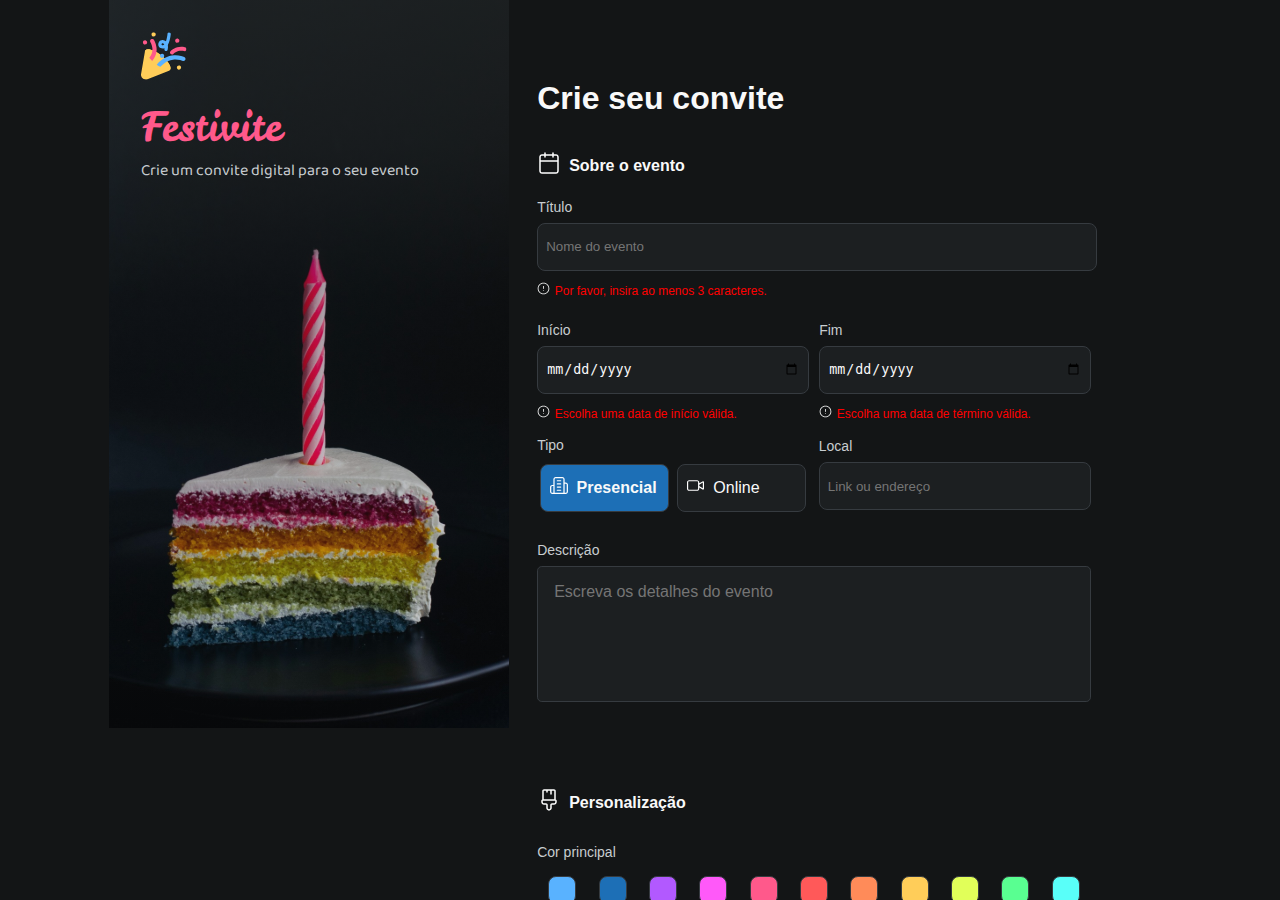
<file: index.html>
<!DOCTYPE html>
<html lang="pt-BR">
<head>
    <!--font Leckeli One-->
    <link rel="preconnect" href="https://fonts.googleapis.com">
    <link rel="preconnect" href="https://fonts.googleapis.com">
    
    <!--font Baloo 2-->
    <link rel="preconnect" href="https://fonts.googleapis.com">
    <link rel="preconnect" href="https://fonts.gstatic.com" crossorigin>
    
    <!--font Open Sans-->
    <link rel="preconnect" href="https://fonts.gstatic.com" crossorigin>
    <link rel="preconnect" href="https://fonts.gstatic.com" crossorigin>
    
    <meta charset="UTF-8">
    <meta name="viewport" content="width=device-width, initial-scale=1.0">
    <title>Formulário</title>

    <link rel="stylesheet" href="styles/index.css"> 
    <link rel="stylesheet" href="styles/fields/index.css">
    
    <link href="https://fonts.googleapis.com/css2?family=Jaro:opsz@6..72&family=Leckerli+One&family=Poppins:ital,wght@0,100;0,200;0,300;0,400;0,500;0,600;0,700;0,800;0,900;1,100;1,200;1,300;1,400;1,500;1,600;1,700;1,800;1,900&display=swap" rel="stylesheet">
    
    <link href="https://fonts.googleapis.com/css2?family=Jaro:opsz@6..72&family=Leckerli+One&family=Open+Sans:ital,wght@0,300..800;1,300..800&family=Poppins:ital,wght@0,100;0,200;0,300;0,400;0,500;0,600;0,700;0,800;0,900;1,100;1,200;1,300;1,400;1,500;1,600;1,700;1,800;1,900&display=swap" rel="stylesheet">
    
    <link href="https://fonts.googleapis.com/css2?family=Baloo+2:wght@400..800&family=Jaro:opsz@6..72&family=Leckerli+One&family=Open+Sans:ital,wght@0,300..800;1,300..800&family=Poppins:ital,wght@0,100;0,200;0,300;0,400;0,500;0,600;0,700;0,800;0,900;1,100;1,200;1,300;1,400;1,500;1,600;1,700;1,800;1,900&display=swap" rel="stylesheet">
</head>
<body>

<div id="app">
    <aside>

        <img class="back-intro" alt="imagem de fundo" src="assets/images/Background.svg">

        <div class="aside-container">
            <img class="intro" src="assets/images/Logo.svg" alt="logo">
            <h1>Festivite</h1>
            <p>Crie um convite digital para o seu evento</p>
        </div>

    </aside>

    <main>
        <div class="main-container">
            <section class="intro">
                <h1>Crie seu convite</h1>
                <div id="icon-calendar">
                    <img src="assets/icons/calendar.svg" alt="Ícone de calendário">
                    <p><strong>Sobre o evento</strong></p>
                </div>

                <form>
                    <fieldset class="child-intro">
                        <legend>Título</legend>
                
                        <div class="input-title">
                            <input 
                                id="name" 
                                type="text" 
                                placeholder="Nome do evento" 
                                required 
                                minlength="3" 
                            >
                            <span class="error-message"><img id="error-icon" src="assets/icons/circle-alert.svg" alt="ícone de erro">Por favor, insira ao menos 3 caracteres.</span>
                        </div>
                
                        <div class="input-initial">
                            <div class="date-group">
                                <legend>Início</legend>
                                <input 
                                    id="initial-date" 
                                    type="date" 
                                    lang="pt-BR" 
                                    required 
                                >
                                <span class="error-message"><img id="error-icon" src="assets/icons/circle-alert.svg" alt="ícone de erro">Escolha uma data de início válida.</span>
                            </div>
                
                            <div id="date2" class="date-group">
                                <legend>Fim</legend>
                                <input 
                                    id="final-date" 
                                    type="date" 
                                    lang="pt-BR" 
                                    required 
                                >
                                <span class="error-message"><img id="error-icon" src="assets/icons/circle-alert.svg" alt="ícone de erro">Escolha uma data de término válida.</span>
                            </div>
                        </div>
                    </fieldset>
                </form>
                

                <form class="form-container">
                    <fieldset class="option-group">
                        <legend>Tipo</legend>
                        <div class="options">
                            <input 
                            type="radio" 
                            id="presencial" 
                            name="modalidade" 
                            value="presencial" 
                            checked>
                            <label for="presencial" class="option-label"><img id="icon-local" src="assets/icons/building-2.svg" alt="icone do local">Presencial</label>
                            
                            <input 
                            type="radio" 
                            id="online" 
                            name="modalidade" 
                            value="online">
                            <label for="online" class="option-label"><img id="icon-video" src="assets/icons/video.svg" alt="icone de video">Online</label>
                        </div>

                        <div class="local">
                            <legend>Local</legend>
                            <input 
                            id="local"
                            type="text"
                            placeholder="Link ou endereço">
                        </div>
                    </fieldset>
                    
                    <div class="description">
                        <legend>Descrição</legend>
                        <textarea 
                        id="description"
                        type="text"
                        placeholder="Escreva os detalhes do evento"></textarea>
                    </div>
                </form>
            </section>

            <section class="personalization">

                <div id="icon-paint">
                    <img src="assets/icons/paintbrush-vertical.svg" alt="Ícone de pincel">
                    <p><strong>Personalização</strong></p>
                </div>
                
                <legend id="colors">Cor principal</legend>

                <nav class="colors-container">
                    
                    <input type="radio" id="circle1" name="color" class="color-input">
                    <label for="circle1" class="circle" style="background-color: var(--brand-light);"></label>
                
                    <input type="radio" id="circle2" name="color" class="color-input">
                    <label for="circle2" class="circle" style="background-color: var(--brand-dark);"></label>
                    
                    <input type="radio" id="circle3" name="color" class="color-input">
                    <label for="circle3" class="circle" style="background-color: var(--purple);"></label>
                    
                    <input type="radio" id="circle4" name="color" class="color-input">
                    <label for="circle4" class="circle" style="background-color: var(--fuschia);"></label>
                    
                    <input type="radio" id="circle5" name="color" class="color-input">
                    <label for="circle5" class="circle" style="background-color: var(--pink);"></label>
                    
                    <input type="radio" id="circle6" name="color" class="color-input">
                    <label for="circle6" class="circle" style="background-color: var(--danger);"></label>
                    
                    <input type="radio" id="circle7" name="color" class="color-input">
                    <label for="circle7" class="circle" style="background-color: var(--orange);"></label>
                    
                    <input type="radio" id="circle8" name="color" class="color-input">
                    <label for="circle8" class="circle" style="background-color: var(--yellow);"></label>
                    
                    <input type="radio" id="circle9" name="color" class="color-input">
                    <label for="circle9" class="circle" style="background-color: var(--lime);"></label>
                    
                    <input type="radio" id="circle10" name="color" class="color-input">
                    <label for="circle10" class="circle" style="background-color: var(--green);"></label>
                    
                    <input type="radio" id="circle11" name="color" class="color-input">
                    <label for="circle11" class="circle" style="background-color: var(--cyan);"></label>

                </nav>

                <fieldset class="event-options">
                    <legend>Tema do evento</legend>
                    
                    <div class="input-wrapper">
                        <div class="radio-inner">

                            <div class="radio-image">
                                <img src="assets/images/Image1.svg" alt="imagem de Aniversário">
                            </div>

                            <input 
                            type="radio" 
                            name="event-shift"
                            value="aniversary"
                            id="aniversary">

                            <label for="aniversary">Aniversário</label>
                        </div>

                        <div class="radio-inner">

                            <div class="radio-image">
                                <img src="assets/images/Image-2.svg" alt="imagem de festa Infantil">
                            </div>

                            <input 
                            type="radio" 
                            name="event-shift"
                            value="childish"
                            id="childish">

                            <label for="childish">Infantil</label>
                        </div>

                        <div class="radio-inner">

                            <div class="radio-image">
                                <img src="assets/images/Image-3.svg" alt="imagem de formatura">
                            </div>

                            <input 
                            type="radio" 
                            name="event-shift"
                            value="graduation"
                            id="graduation">

                            <label for="graduation">Formatura</label>
                        </div>

                        <div class="radio-inner">

                            <div class="radio-image">
                                <img src="assets/images/Image-4.svg" alt="imagem de Casamento">
                            </div>

                            <input 
                            type="radio" 
                            name="event-shift"
                            value="marriage"
                            id="marriage">

                            <label for="marriage">Casamento</label>
                        </div>

                        <div class="radio-inner">

                            <div class="radio-image">
                                <img src="assets/images/Image-5.svg" alt="imagem de chá de bebê">
                            </div>

                            <input 
                            type="radio" 
                            name="event-shift"
                            value="baby-shower"
                            id="baby-shower">

                            <label for="baby-shower">Chá de bebê</label>
                        </div>

                        <div class="radio-inner">

                            <div class="radio-image">
                                <img src="assets/images/Image-6.svg" alt="imagem de chá de panela">
                            </div>

                            <input 
                            type="radio" 
                            name="event-shift"
                            value="bridal-shower"
                            id="bridal-shower">

                            <label for="bridal-shower">Chá de panela</label>
                        </div>

                        <div class="radio-inner">

                            <div class="radio-image">
                                <img src="assets/images/Image-7.svg" alt="imagem de carnaval">
                            </div>

                            <input 
                            type="radio" 
                            name="event-shift"
                            value="carnival"
                            id="carnival">

                            <label for="carnival">Carnaval</label>
                        </div>

                        <div class="radio-inner">

                            <div class="radio-image">
                                <img src="assets/images/Image-8.svg" alt="imagem de Páscoa">
                            </div>

                            <input 
                            type="radio" 
                            name="event-shift"
                            value="easter"
                            id="easter">

                            <label for="easter">Páscoa</label>
                        </div>

                        <div class="radio-inner">

                            <div class="radio-image">
                                <img src="assets/images/Image-9.svg" alt="festa de São João">
                            </div>
                            <input 
                            type="radio" 
                            name="event-shift"
                            value="SaintJohn"
                            id="SaintJohn">

                            <label for="SaintJohn">São João</label>
                        </div>

                        <div class="radio-inner">

                            <div class="radio-image">
                                <img src="assets/images/Image-10.svg" alt="imagem de halloween">
                            </div>

                            <input 
                            type="radio" 
                            name="event-shift"
                            value="halloween"
                            id="halloween">

                            <label for="halloween">Halloween</label>
                        </div>

                        <div class="radio-inner">

                            <div class="radio-image">
                                <img src="assets/images/Image-11.svg" alt="imagem do Natal">
                            </div>

                            <input 
                            type="radio" 
                            name="event-shift"
                            value="Christmas"
                            id="Christmas">

                            <label for="Christmas">Natal</label>
                        </div>

                        <div class="radio-inner">

                            <div class="radio-image">
                                <img src="assets/images/Image-12.svg" alt="algum outro tipo de evento">
                            </div>

                            <input 
                            type="radio" 
                            name="event-shift"
                            value="other"
                            id="other">

                            <label for="other">Outro</label>
                        </div>
                    </div>
                </fieldset>

                <div class="person-container">

                    <div class="toggle-switch">
                        <legend>Estilo</legend>
                        <input 
                        type="checkbox" 
                        name="toggle" 
                        id="toggle">
                        <label for="toggle"></label>
                        <span class="toggle-text">Escuro</span>
                    </div>

                    <div class="input-file">
                        <legend>Foto de capa</legend>
                        <input 
                        id="file"
                        name="file"
                        type="file">
                        <label for="file"><img id="upload" src="assets/icons/upload.svg" alt="icone de upload">Selecionar</label>
                    </div>
                    
                </div>
            </section>

            <section class="finally-section">

                <div class="icon-contacts">
                    <img src="assets/icons/contact.svg" alt="icone de contato">
                    <span><strong>Dados para contato</strong></span>
                </div>

                <form>
                   <fieldset>
                        <div class="input-name">
                            <legend>Nome</legend>
                            <input
                            placeholder="Nome completo" 
                            name="name"
                            id="name"
                            type="text">
                            <label for="name"></label>
                        </div>

                        <div class="contact-container">
                            <div class="contact-email">
                                <legend>E-mail</legend>
                                <input
                                placeholder="exemplo@email.com"
                                name="email" 
                                id="email"
                                type="email"
                                required>
                                <span class="error-message"><img id="error-icon" src="assets/icons/circle-alert.svg" alt="ícone de erro">Insira um E-mail válido.</span>
                                <label for="email"></label>
                            </div>

                            <div class="contact-tel">
                                <legend>Telefone</legend>
                                <input 
                                    type="tel" 
                                    name="tel" 
                                    id="tel" 
                                    placeholder="(99) 99999-9999" 
                                    required 
                                    pattern="\(\d{2}\) \d{5}-\d{4}" 
                                >
                                <span class="error-message">
                                    <img id="error-icon" src="assets/icons/circle-alert.svg" alt="ícone de erro">
                                    Insira um número válido no formato (99) 99999-9999.
                                </span>
                                <label for="tel"></label>
                            </div>
                        <hr>
                    </fieldset>
                    
                    <div class="checkbox-finally"> 
                        <div class="checkbox-terms">
                            <div class="checkbox-image">
                                    
                            </div>
                                <input type="checkbox" name="terms" id="terms">
                            
                                <label for="terms">Li e concordo com os <strong>Termos e Condições</strong> e com a <strong>Política de Privacidade</strong></label>
                            </div>
                            
                            <div class="checkbox-updates-email">
                                <div class="checkbox-image">
                                    
                                </div>
                                <input type="checkbox" name="updates-email" id="updates-email">
                                
                                <label for="updates-email">Aceito receber atualizações e promoções por e-mail</label>
                            </div>

                        <div class="checkbox-updates-sms">
                            <div class="checkbox-image">
                                
                            </div>
                            <input type="checkbox" name="updates-sms" id="updates-sms">
                            
                            <label for="updates-sms">Aceito receber atualizações e promoções por SMS</strong></label>
                        </div>
                    </div>

                    <div class="button-invitation">
                        <button class="button-ticket">
                            <img id="icon-invitation" src="assets/icons/ticket.svg" alt="ícone de ticket">
                            Gerar convite
                        </button>
                    </div>                    
                    
                </form>
            </section>
        </div>
    </main>
</div>
</body>
</html>
</file>
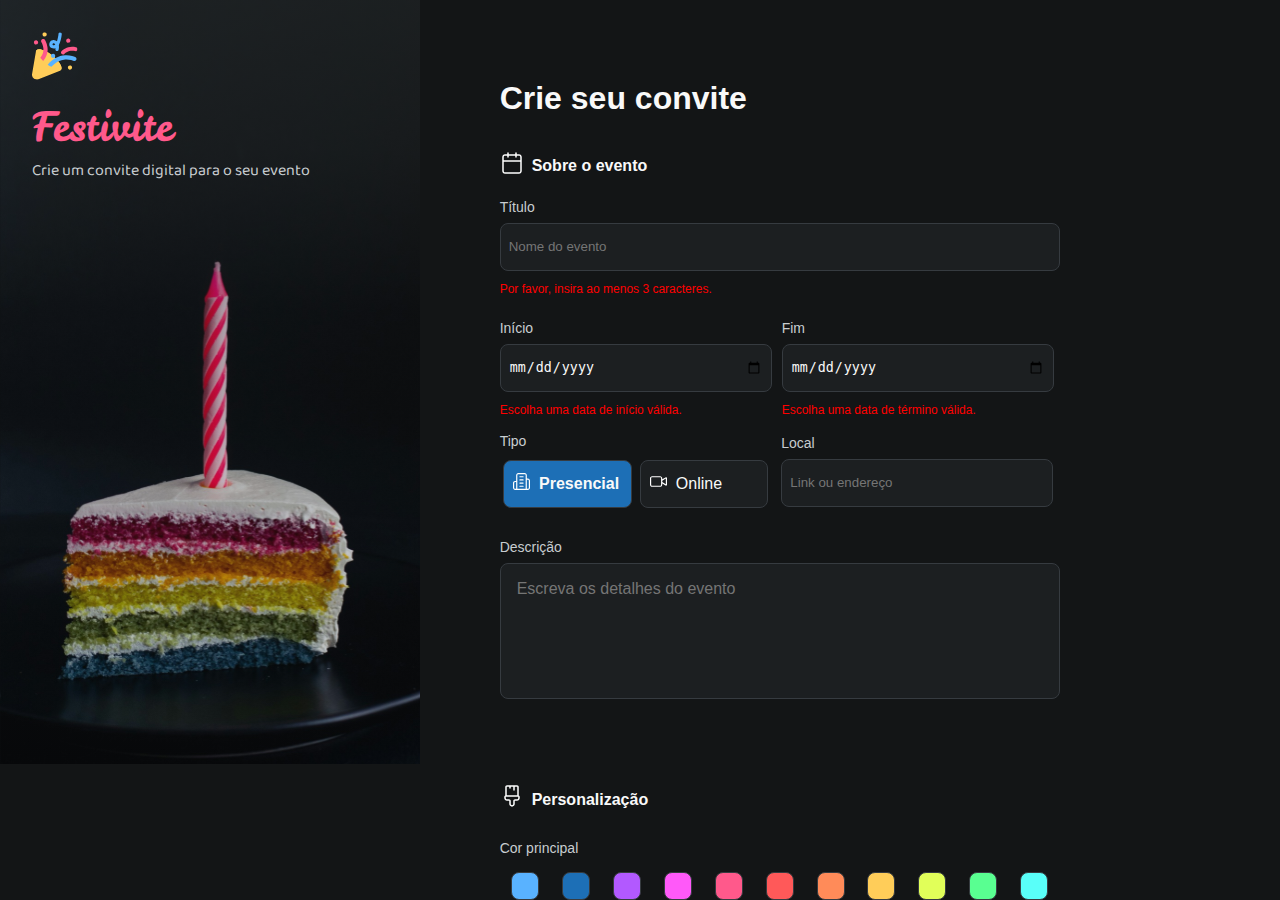
<file: assets/index.html>
<!DOCTYPE html>
<html lang="pt-BR">
<head>
    <!--font Leckeli One-->
    <link rel="preconnect" href="https://fonts.googleapis.com">
    <link rel="preconnect" href="https://fonts.googleapis.com">
    
    <!--font Baloo 2-->
    <link rel="preconnect" href="https://fonts.googleapis.com">
    <link rel="preconnect" href="https://fonts.gstatic.com" crossorigin>
    
    <!--font Open Sans-->
    <link rel="preconnect" href="https://fonts.gstatic.com" crossorigin>
    <link rel="preconnect" href="https://fonts.gstatic.com" crossorigin>
    
    <meta charset="UTF-8">
    <meta name="viewport" content="width=device-width, initial-scale=1.0">
    <title>Formulário</title>
    <link rel="stylesheet" href="styles/index.css"> 
    
    <link href="https://fonts.googleapis.com/css2?family=Jaro:opsz@6..72&family=Leckerli+One&family=Poppins:ital,wght@0,100;0,200;0,300;0,400;0,500;0,600;0,700;0,800;0,900;1,100;1,200;1,300;1,400;1,500;1,600;1,700;1,800;1,900&display=swap" rel="stylesheet">
    
    <link href="https://fonts.googleapis.com/css2?family=Jaro:opsz@6..72&family=Leckerli+One&family=Open+Sans:ital,wght@0,300..800;1,300..800&family=Poppins:ital,wght@0,100;0,200;0,300;0,400;0,500;0,600;0,700;0,800;0,900;1,100;1,200;1,300;1,400;1,500;1,600;1,700;1,800;1,900&display=swap" rel="stylesheet">
    
    <link href="https://fonts.googleapis.com/css2?family=Baloo+2:wght@400..800&family=Jaro:opsz@6..72&family=Leckerli+One&family=Open+Sans:ital,wght@0,300..800;1,300..800&family=Poppins:ital,wght@0,100;0,200;0,300;0,400;0,500;0,600;0,700;0,800;0,900;1,100;1,200;1,300;1,400;1,500;1,600;1,700;1,800;1,900&display=swap" rel="stylesheet">
</head>
<body>

<div id="app">
    <aside>

        <div class="aside-container">
            <img class="intro" src="/assets/images/Logo.svg" alt="logo">
            <h1>Festivite</h1>
            <p>Crie um convite digital para o seu evento</p>
        </div>

    </aside>

    <main>
        <div class="main-container">
            <section class="intro">
                <h1>Crie seu convite</h1>
                <div id="icon-calendar">
                    <img src="/assets/icons/calendar.svg" alt="Ícone de calendário">
                    <p><strong>Sobre o evento</strong></p>
                </div>

                <form>
                    <fieldset class="child-intro">
                        <legend>Título</legend>
                
                        <div class="input-title">
                            <input 
                                id="name" 
                                type="text" 
                                placeholder="Nome do evento" 
                                required 
                                minlength="3" 
                            >
                            <span class="error-message">Por favor, insira ao menos 3 caracteres.</span>
                        </div>
                
                        <div class="input-initial">
                            <div class="date-group">
                                <legend>Início</legend>
                                <input 
                                    id="initial-date" 
                                    type="date" 
                                    lang="pt-BR" 
                                    required 
                                >
                                <span class="error-message">Escolha uma data de início válida.</span>
                            </div>
                
                            <div id="date2" class="date-group">
                                <legend>Fim</legend>
                                <input 
                                    id="final-date" 
                                    type="date" 
                                    lang="pt-BR" 
                                    required 
                                >
                                <span class="error-message">Escolha uma data de término válida.</span>
                            </div>
                        </div>
                    </fieldset>
                </form>
                

                <form class="form-container">
                    <fieldset class="option-group">
                        <legend>Tipo</legend>
                        <div class="options">
                            <input 
                            type="radio" 
                            id="presencial" 
                            name="modalidade" 
                            value="presencial" 
                            checked>
                            <label for="presencial" class="option-label"><img id="icon-local" src="/assets/icons/building-2.svg" alt="icone do local">Presencial</label>
                            
                            <input 
                            type="radio" 
                            id="online" 
                            name="modalidade" 
                            value="online">
                            <label for="online" class="option-label"><img id="icon-video" src="/assets/icons/video.svg" alt="icone de video">Online</label>
                        </div>

                        <div class="local">
                            <legend>Local</legend>
                            <input 
                            id="local"
                            type="text"
                            placeholder="Link ou endereço">
                        </div>
                    </fieldset>
                    
                    <div class="description">
                        <legend>Descrição</legend>
                        <textarea 
                        id="description"
                        type="text"
                        placeholder="Escreva os detalhes do evento"></textarea>
                    </div>
                </form>
            </section>

            <section class="personalization">

                <div id="icon-paint">
                    <img src="/assets/icons/paintbrush-vertical.svg" alt="Ícone de pincel">
                    <p><strong>Personalização</strong></p>
                </div>
                
                <legend id="colors">Cor principal</legend>

                <nav class="colors-container">
                    
                    <input type="radio" id="circle1" name="color" class="color-input">
                    <label for="circle1" class="circle" style="background-color: var(--brand-light);"></label>
                
                    <input type="radio" id="circle2" name="color" class="color-input">
                    <label for="circle2" class="circle" style="background-color: var(--brand-dark);"></label>
                    
                    <input type="radio" id="circle3" name="color" class="color-input">
                    <label for="circle3" class="circle" style="background-color: var(--purple);"></label>
                    
                    <input type="radio" id="circle4" name="color" class="color-input">
                    <label for="circle4" class="circle" style="background-color: var(--fuschia);"></label>
                    
                    <input type="radio" id="circle5" name="color" class="color-input">
                    <label for="circle5" class="circle" style="background-color: var(--pink);"></label>
                    
                    <input type="radio" id="circle6" name="color" class="color-input">
                    <label for="circle6" class="circle" style="background-color: var(--danger);"></label>
                    
                    <input type="radio" id="circle7" name="color" class="color-input">
                    <label for="circle7" class="circle" style="background-color: var(--orange);"></label>
                    
                    <input type="radio" id="circle8" name="color" class="color-input">
                    <label for="circle8" class="circle" style="background-color: var(--yellow);"></label>
                    
                    <input type="radio" id="circle9" name="color" class="color-input">
                    <label for="circle9" class="circle" style="background-color: var(--lime);"></label>
                    
                    <input type="radio" id="circle10" name="color" class="color-input">
                    <label for="circle10" class="circle" style="background-color: var(--green);"></label>
                    
                    <input type="radio" id="circle11" name="color" class="color-input">
                    <label for="circle11" class="circle" style="background-color: var(--cyan);"></label>

                </nav>

                <fieldset class="event-options">
                    <legend>Tema do evento</legend>
                    
                    <div class="input-wrapper">
                        <div class="radio-inner">

                            <div class="radio-image">
                                <img src="/assets/images/Image1.svg" alt="imagem de Aniversário">
                            </div>

                            <input 
                            type="radio" 
                            name="event-shift"
                            value="aniversary"
                            id="aniversary">

                            <label for="aniversary">Aniversário</label>
                        </div>

                        <div class="radio-inner">

                            <div class="radio-image">
                                <img src="/assets/images/Image-2.svg" alt="imagem de festa Infantil">
                            </div>

                            <input 
                            type="radio" 
                            name="event-shift"
                            value="childish"
                            id="childish">

                            <label for="childish">Infantil</label>
                        </div>

                        <div class="radio-inner">

                            <div class="radio-image">
                                <img src="/assets/images/Image-3.svg" alt="imagem de formatura">
                            </div>

                            <input 
                            type="radio" 
                            name="event-shift"
                            value="graduation"
                            id="graduation">

                            <label for="graduation">Formatura</label>
                        </div>

                        <div class="radio-inner">

                            <div class="radio-image">
                                <img src="/assets/images/Image-4.svg" alt="imagem de Casamento">
                            </div>

                            <input 
                            type="radio" 
                            name="event-shift"
                            value="marriage"
                            id="marriage">

                            <label for="marriage">Casamento</label>
                        </div>

                        <div class="radio-inner">

                            <div class="radio-image">
                                <img src="/assets/images/Image-5.svg" alt="imagem de chá de bebê">
                            </div>

                            <input 
                            type="radio" 
                            name="event-shift"
                            value="baby-shower"
                            id="baby-shower">

                            <label for="baby-shower">Chá de bebê</label>
                        </div>

                        <div class="radio-inner">

                            <div class="radio-image">
                                <img src="/assets/images/Image-6.svg" alt="imagem de chá de panela">
                            </div>

                            <input 
                            type="radio" 
                            name="event-shift"
                            value="bridal-shower"
                            id="bridal-shower">

                            <label for="bridal-shower">Chá de panela</label>
                        </div>

                        <div class="radio-inner">

                            <div class="radio-image">
                                <img src="/assets/images/Image-7.svg" alt="imagem de carnaval">
                            </div>

                            <input 
                            type="radio" 
                            name="event-shift"
                            value="carnival"
                            id="carnival">

                            <label for="carnival">Carnaval</label>
                        </div>

                        <div class="radio-inner">

                            <div class="radio-image">
                                <img src="/assets/images/Image-8.svg" alt="imagem de Páscoa">
                            </div>

                            <input 
                            type="radio" 
                            name="event-shift"
                            value="easter"
                            id="easter">

                            <label for="easter">Páscoa</label>
                        </div>

                        <div class="radio-inner">

                            <div class="radio-image">
                                <img src="/assets/images/Image-9.svg" alt="festa de São João">
                            </div>
                            <input 
                            type="radio" 
                            name="event-shift"
                            value="SaintJohn"
                            id="SaintJohn">

                            <label for="SaintJohn">São João</label>
                        </div>

                        <div class="radio-inner">

                            <div class="radio-image">
                                <img src="/assets/images/Image-10.svg" alt="imagem de halloween">
                            </div>

                            <input 
                            type="radio" 
                            name="event-shift"
                            value="halloween"
                            id="halloween">

                            <label for="halloween">Halloween</label>
                        </div>

                        <div class="radio-inner">

                            <div class="radio-image">
                                <img src="/assets/images/Image-11.svg" alt="imagem do Natal">
                            </div>

                            <input 
                            type="radio" 
                            name="event-shift"
                            value="Christmas"
                            id="Christmas">

                            <label for="Christmas">Natal</label>
                        </div>

                        <div class="radio-inner">

                            <div class="radio-image">
                                <img src="/assets/images/Image-12.svg" alt="algum outro tipo de evento">
                            </div>

                            <input 
                            type="radio" 
                            name="event-shift"
                            value="other"
                            id="other">

                            <label for="other">Outro</label>
                        </div>
                    </div>
                </fieldset>

                <div class="person-container">

                    <div class="toggle-switch">
                        <legend>Estilo</legend>
                        <input 
                        type="checkbox" 
                        name="toggle" 
                        id="toggle">
                        <label for="toggle"></label>
                        <span class="toggle-text">Escuro</span>
                    </div>

                    <div class="input-file">
                        <legend>Foto de capa</legend>
                        <input 
                        id="file"
                        name="file"
                        type="file">
                        <label for="file"><img id="upload" src="/assets/icons/upload.svg" alt="icone de upload">Selecionar</label>
                        <span class="file-name">Nenhum arquivo selecionado</span>
                    </div>
                    
                </div>
            </section>

            <section class="finally-section">

                <div class="icon-contacts">
                    <img src="/assets/icons/contact.svg" alt="icone de contato">
                    <span><strong>Dados para contato</strong></span>
                </div>

                <form>
                   <fieldset>
                        <div class="input-name">
                            <legend>Nome</legend>
                            <input
                            placeholder="Nome completo" 
                            name="name"
                            id="name"
                            type="text">
                            <label for="name"></label>
                        </div>

                        <div class="contact-container">
                            <div class="contact-email">
                                <legend>E-mail</legend>
                                <input
                                placeholder="exemplo@email.com"
                                name="email" 
                                id="email"
                                type="email">
                                <label for="email"></label>
                            </div>

                            <div class="contact-tel">
                                <legend>Telefone</legend>
                                <input 
                                type="tel" 
                                name="tel" 
                                id="tel"
                                placeholder="(99) 99999-9999">
                                <label for="tel"></label>
                            </div>
                        </div>
                        <hr>
                    </fieldset>
                    
                    <div class="checkbox-finally"> 
                        <div class="checkbox-terms">
                            <div class="checkbox-image">
                                    
                            </div>
                                <input type="checkbox" name="terms" id="terms">
                            
                                <label for="terms">Li e concordo com os <strong>Termos e Condições</strong> e com a <strong>Política de Privacidade</strong></label>
                            </div>
                            
                            <div class="checkbox-updates-email">
                                <div class="checkbox-image">
                                    
                                </div>
                                <input type="checkbox" name="updates-email" id="updates-email">
                                
                                <label for="updates-email">Aceito receber atualizações e promoções por e-mail</label>
                            </div>

                        <div class="checkbox-updates-sms">
                            <div class="checkbox-image">
                                
                            </div>
                            <input type="checkbox" name="updates-sms" id="updates-sms">
                            
                            <label for="updates-sms">Aceito receber atualizações e promoções por SMS</strong></label>
                        </div>
                    </div>

                    <div class="button-invitation">
                        <button class="button-ticket">
                            <img id="icon-invitation" src="/assets/icons/ticket.svg" alt="ícone de ticket">
                            Gerar convite
                        </button>
                    </div>                    
                    
                </form>
            </section>
        </div>
    </main>
</div>
</body>
</html>
</file>
<file: styles/index.css>
@import url(global.css);
@import url(layout.css);
@import url(aside.css);
@import url(main.css);
@import url(forms.css);
@import url(personalization.css);
@import url(finally.css);
</file>
<file: styles/fields/index.css>
@import url(input.css);
@import url(radio.css);
@import url(checkbox.css);
</file>
<file: assets/styles/index.css>
@import url(global.css);
@import url(layout.css);
@import url(aside.css);
@import url(main.css);
@import url(forms.css);
@import url(personalization.css);
@import url(finally.css);
</file>
